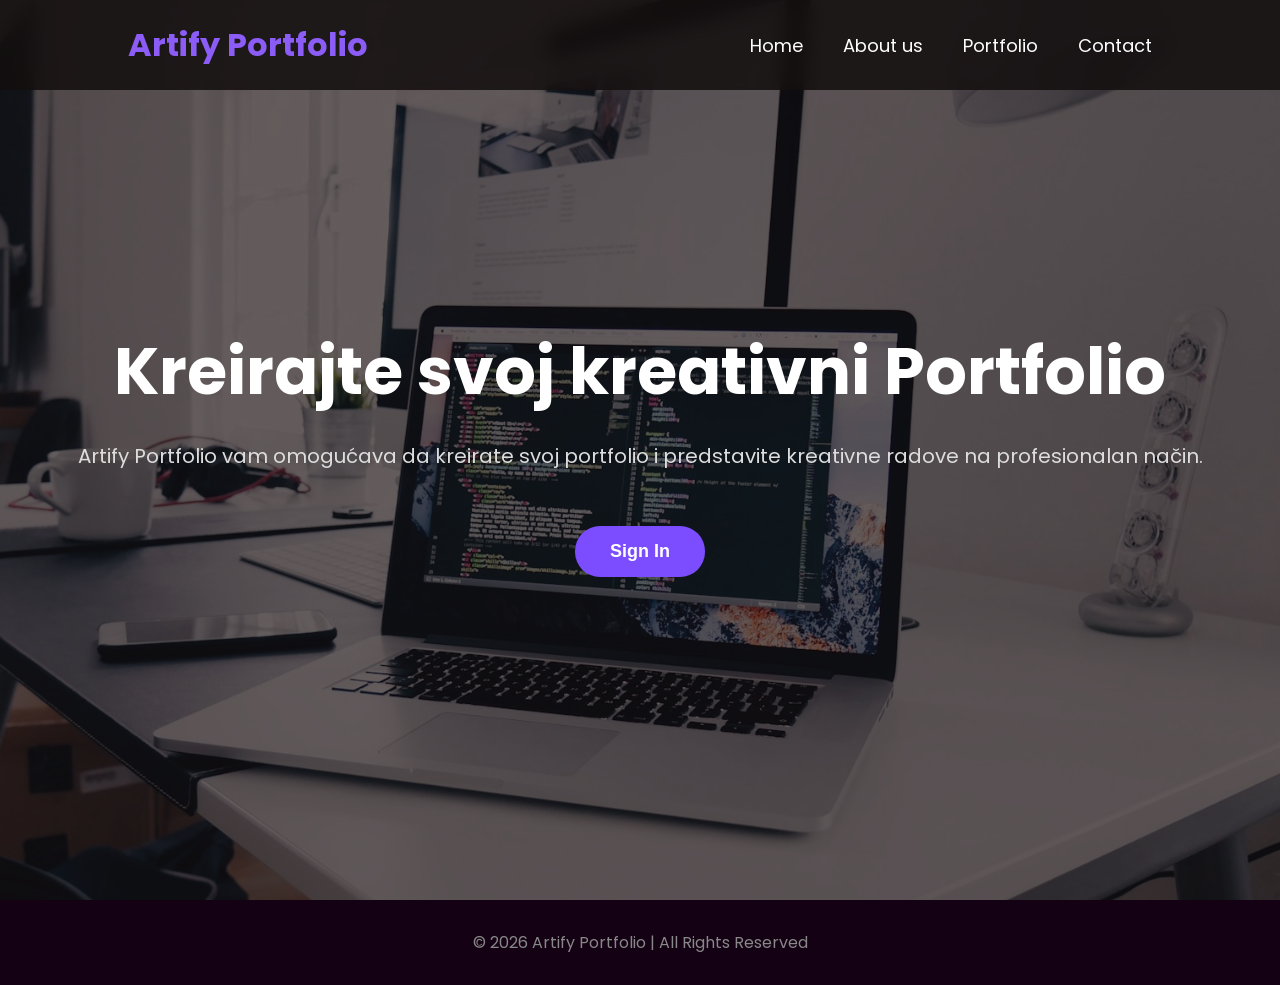
<file: index.html>
<!DOCTYPE html>
<html lang="en">
<head>
    <meta charset="UTF-8">
    <meta name="viewport" content="width=device-width, initial-scale=1.0">
    <title>Artify Portfolio - Kreirajte i prikažite svoj portfolio</title>
    <link rel="stylesheet" href="style.css">
    <link href="https://fonts.googleapis.com/css2?family=Poppins:wght@300;400;500;600;700&display=swap" rel="stylesheet">
<link rel="icon" type="image/png" href="fav/favicon-96x96.png" sizes="96x96" />
<link rel="icon" type="image/svg+xml" href="fav/favicon.svg" />
<link rel="shortcut icon" href="fav/favicon.ico" />
<link rel="apple-touch-icon" sizes="180x180" href="fav/apple-touch-icon.png" />
<link rel="manifest" href="fav/site.webmanifest" />
<meta name="description" content="Artify Portfolio je platforma za kreativne radove, web dizajn i portfolio projekte. Otkrijte radove dizajnera, umetnika i kreatora na jednom mestu.">
<meta name="keywords" content="portfolio, web dizajn, UX dizajn, UI dizajn, kreativni portfolio, umetnici, dizajneri, izrada sajta, WordPress, Artify portfolio, profesionalni sajt">
<meta name="author" content="Artify Portfolio">
<meta name="robots" content="index, follow">
<meta property="og:title" content="Artify Portfolio - Kreativni radovi i dizajn">
<meta property="og:type" content="website">
<meta property="og:image" content="fav/og-image.png">
<meta property="og:url" content="https://maricic32.github.io/portfolio/">
</head>

<body>
    <header>
    <div class="logo">Artify Portfolio</div>

    <nav>
        <ul>
            <li><a href="home.html">Home</a></li>
            <li><a href="about.html">About us</a></li>
            <li><a href="gallery.html">Portfolio</a></li>
            <li><a href="contact.html">Contact</a></li>
        </ul>
    </nav>
    <div class="menu-toggle">
        ☰
    </div>
</header>
    <section class="home" id="home">

        <div class="overlay"></div>

        <div class="home-content">

            <h1>Kreirajte svoj kreativni Portfolio</h1>

            <p>
               Artify Portfolio vam omogućava da kreirate svoj portfolio i predstavite kreativne radove na profesionalan način.
            </p>

            <button id="openModal">Sign In</button>

            </div>

    </section>
    

    <footer>

        <p>
            © 2026 Artify Portfolio | All Rights Reserved
        </p>

    </footer>
    <div id="modal" class="modal">

  <div class="modal-content">

    <span class="close" id="closeModal">&times;</span>

    <h2>Sign In</h2>

    <form>
        <input type="email" placeholder="Enter your email" required>
        <input type="password" placeholder="Password" required>

        <button type="submit">Login</button>
    </form>

  </div>

</div>
<script>
    const modal = document.getElementById("modal");
    const openBtn = document.getElementById("openModal");
    const closeBtn = document.getElementById("closeModal");

    openBtn.onclick = function(){
        modal.classList.add("show");
    }

    closeBtn.onclick = function(){
        modal.classList.remove("show");
    }

    window.onclick = function(e){
        if(e.target == modal){
            modal.classList.remove("show");
        }
    }
</script>
<script>
const menuToggle = document.querySelector('.menu-toggle');
const nav = document.querySelector('nav');

menuToggle.addEventListener('click', () => {
    nav.classList.toggle('active');
});
</script>

</body>
</html>
</file>
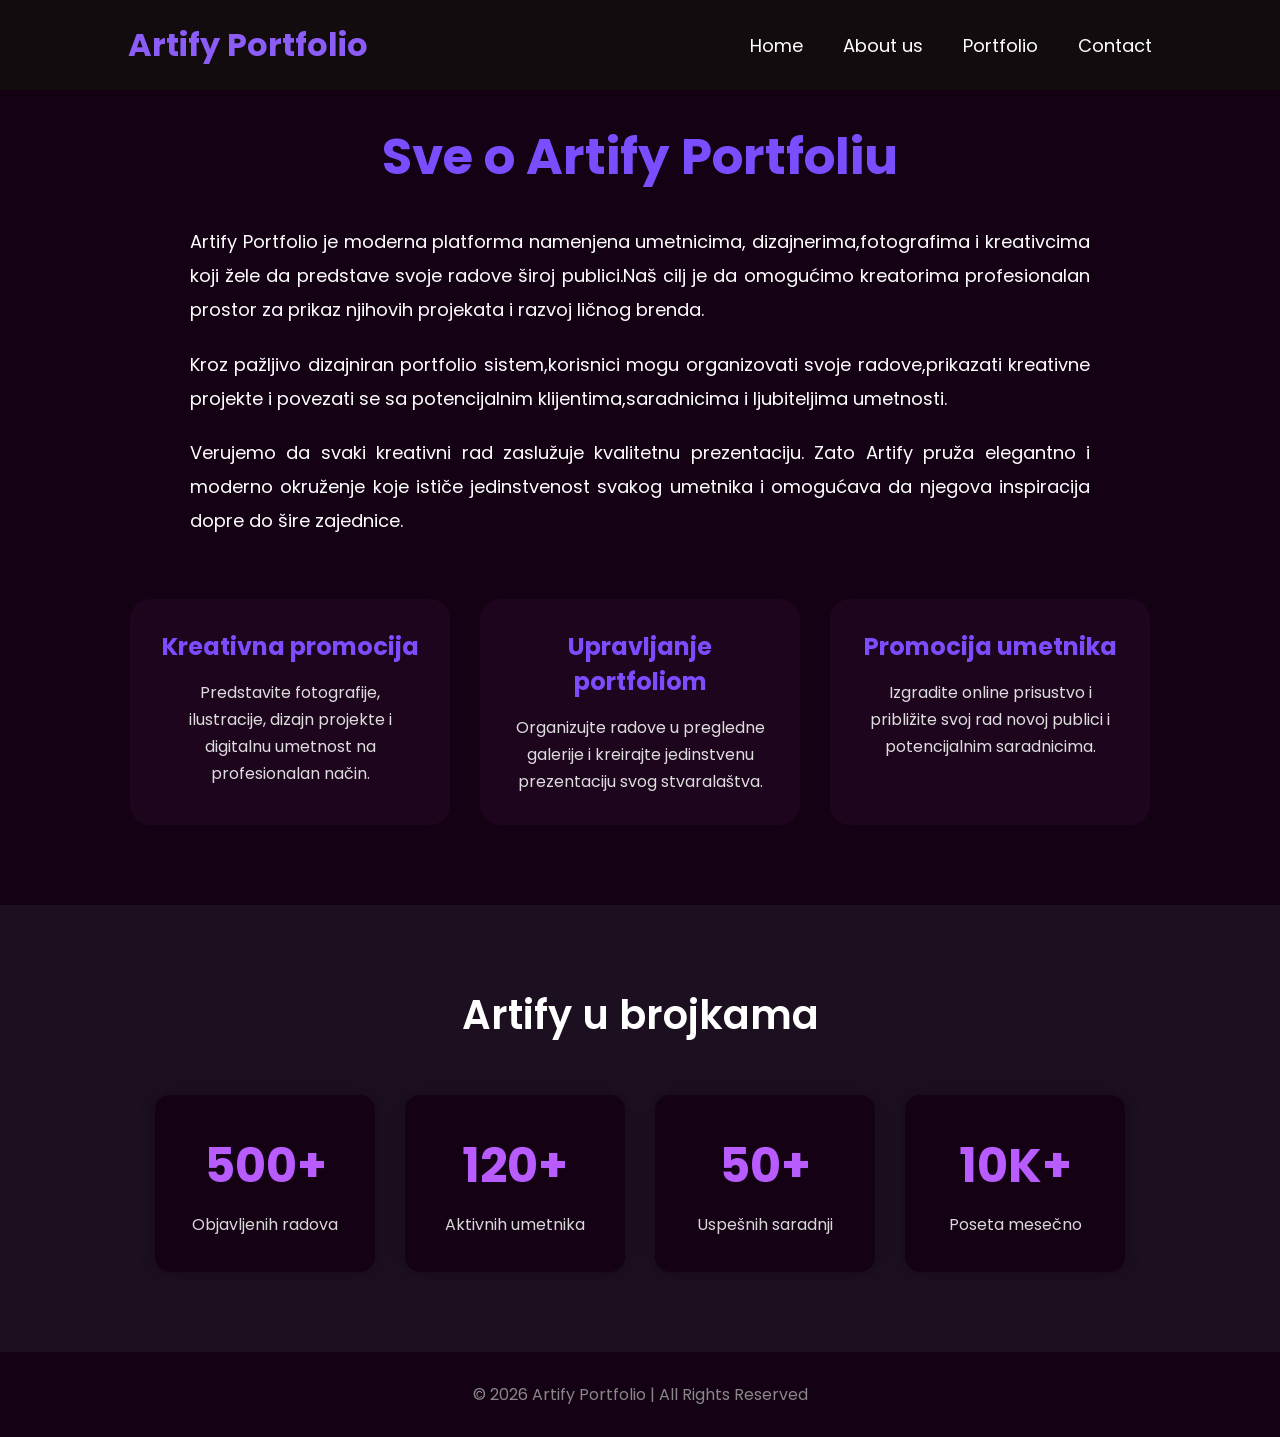
<file: about.html>
<!DOCTYPE html>
<html lang="sr">
<head>
    <meta charset="UTF-8">
    <meta name="viewport" content="width=device-width, initial-scale=1.0">
    <link rel="stylesheet" href="style.css">
    <title>O nama | Artify Portfolio - Platforma za Kreativne Projekte</title>
    <link href="https://fonts.googleapis.com/css2?family=Poppins:wght@300;400;500;600;700&display=swap" rel="stylesheet">
<link rel="icon" type="image/png" href="fav/favicon-96x96.png" sizes="96x96" />
<link rel="icon" type="image/svg+xml" href="fav/favicon.svg" />
<link rel="shortcut icon" href="fav/favicon.ico" />
<link rel="apple-touch-icon" sizes="180x180" href="fav/apple-touch-icon.png" />
<link rel="manifest" href="fav/site.webmanifest" />
<meta property="og:image" content="fav/og-image.png">
<meta property="og:url" content="https://maricic32.github.io/portfolio/about.html">
<meta name="description" content="Upoznajte Artify Portfolio - platformu za predstavljanje kreativnih radova, web dizajna, fotografije i digitalnih projekata. Povezujemo umetnike, dizajnere i klijente na jednom mestu.">
<meta name="robots" content="index, follow">
<meta property="og:title" content="O nama - Artify Portfolio">
<meta property="og:description" content="Priča o Artify platformi i njenom cilju u svetu digitalnog dizajna i umetnosti.">
<meta name="keywords" content="Artify Portfolio, portfolio sajt, kreativni portfolio, web dizajn, dizajneri, fotografi, umetnici, digitalni projekti, portfolio radovi">
</head>
<body>

    <header>
    <div class="logo">Artify Portfolio</div>
    <nav>
        <ul>
            <li><a href="home.html">Home</a></li>
            <li><a href="#">About us</a></li>
            <li><a href="gallery.html">Portfolio</a></li>
            <li><a href="contact.html">Contact</a></li>
        </ul>
    </nav>
    <div class="menu-toggle">
        ☰
    </div>
</header>

    <section class="about-page">

        <div class="about-content">

            <h1>Sve o Artify Portfoliu</h1>

            <p>
                Artify Portfolio je moderna platforma namenjena umetnicima,
                dizajnerima,fotografima i kreativcima koji žele da predstave
                svoje radove široj publici.Naš cilj je da omogućimo kreatorima
                profesionalan prostor za prikaz njihovih projekata i razvoj
                ličnog brenda.
            </p>

            <p>
                Kroz pažljivo dizajniran portfolio sistem,korisnici mogu
                organizovati svoje radove,prikazati kreativne projekte i
                povezati se sa potencijalnim klijentima,saradnicima i
                ljubiteljima umetnosti.
            </p>

            <p>
                Verujemo da svaki kreativni rad zaslužuje kvalitetnu prezentaciju.
                Zato Artify pruža elegantno i moderno okruženje koje ističe
                jedinstvenost svakog umetnika i omogućava da njegova inspiracija
                dopre do šire zajednice.
            </p>

        </div>

        <div class="about-features">

            <div class="feature-card">
                <h3>Kreativna promocija</h3>
                <p>
                    Predstavite fotografije, ilustracije, dizajn projekte i
                    digitalnu umetnost na profesionalan način.
                </p>
            </div>

            <div class="feature-card">
                <h3>Upravljanje portfoliom</h3>
                <p>
                    Organizujte radove u pregledne galerije i kreirajte
                    jedinstvenu prezentaciju svog stvaralaštva.
                </p>
            </div>

            <div class="feature-card">
                <h3>Promocija umetnika</h3>
                <p>
                    Izgradite online prisustvo i približite svoj rad novoj
                    publici i potencijalnim saradnicima.
                </p>
            </div>

        </div>

    </section>
    <section class="stats-section">

    <h2>Artify u brojkama</h2>

    <div class="stats-container">

        <div class="stat-box">
            <h3>500+</h3>
            <p>Objavljenih radova</p>
        </div>

        <div class="stat-box">
            <h3>120+</h3>
            <p>Aktivnih umetnika</p>
        </div>

        <div class="stat-box">
            <h3>50+</h3>
            <p>Uspešnih saradnji</p>
        </div>

        <div class="stat-box">
            <h3>10K+</h3>
            <p>Poseta mesečno</p>
        </div>

    </div>

</section>

    <footer>
        <p>
            © 2026 Artify Portfolio | All Rights Reserved
        </p>
    </footer>
    <script>
function animateCounter(id, target, speed){

    let counter = 0;
    const element = document.getElementById(id);

    const interval = setInterval(() => {

        counter += Math.ceil(target / speed);

        if(counter >= target){
            counter = target;
            clearInterval(interval);
        }

        element.textContent = counter + "+";

    }, 20);
}

animateCounter("projects", 500, 50);
animateCounter("artists", 120, 50);
animateCounter("partners", 50, 50);
animateCounter("visitors", 10000, 100);
</script>
<script>
const menuToggle = document.querySelector('.menu-toggle');
const nav = document.querySelector('nav');

menuToggle.addEventListener('click', () => {
    nav.classList.toggle('active');
});
</script>

</body>
</html>
</file>
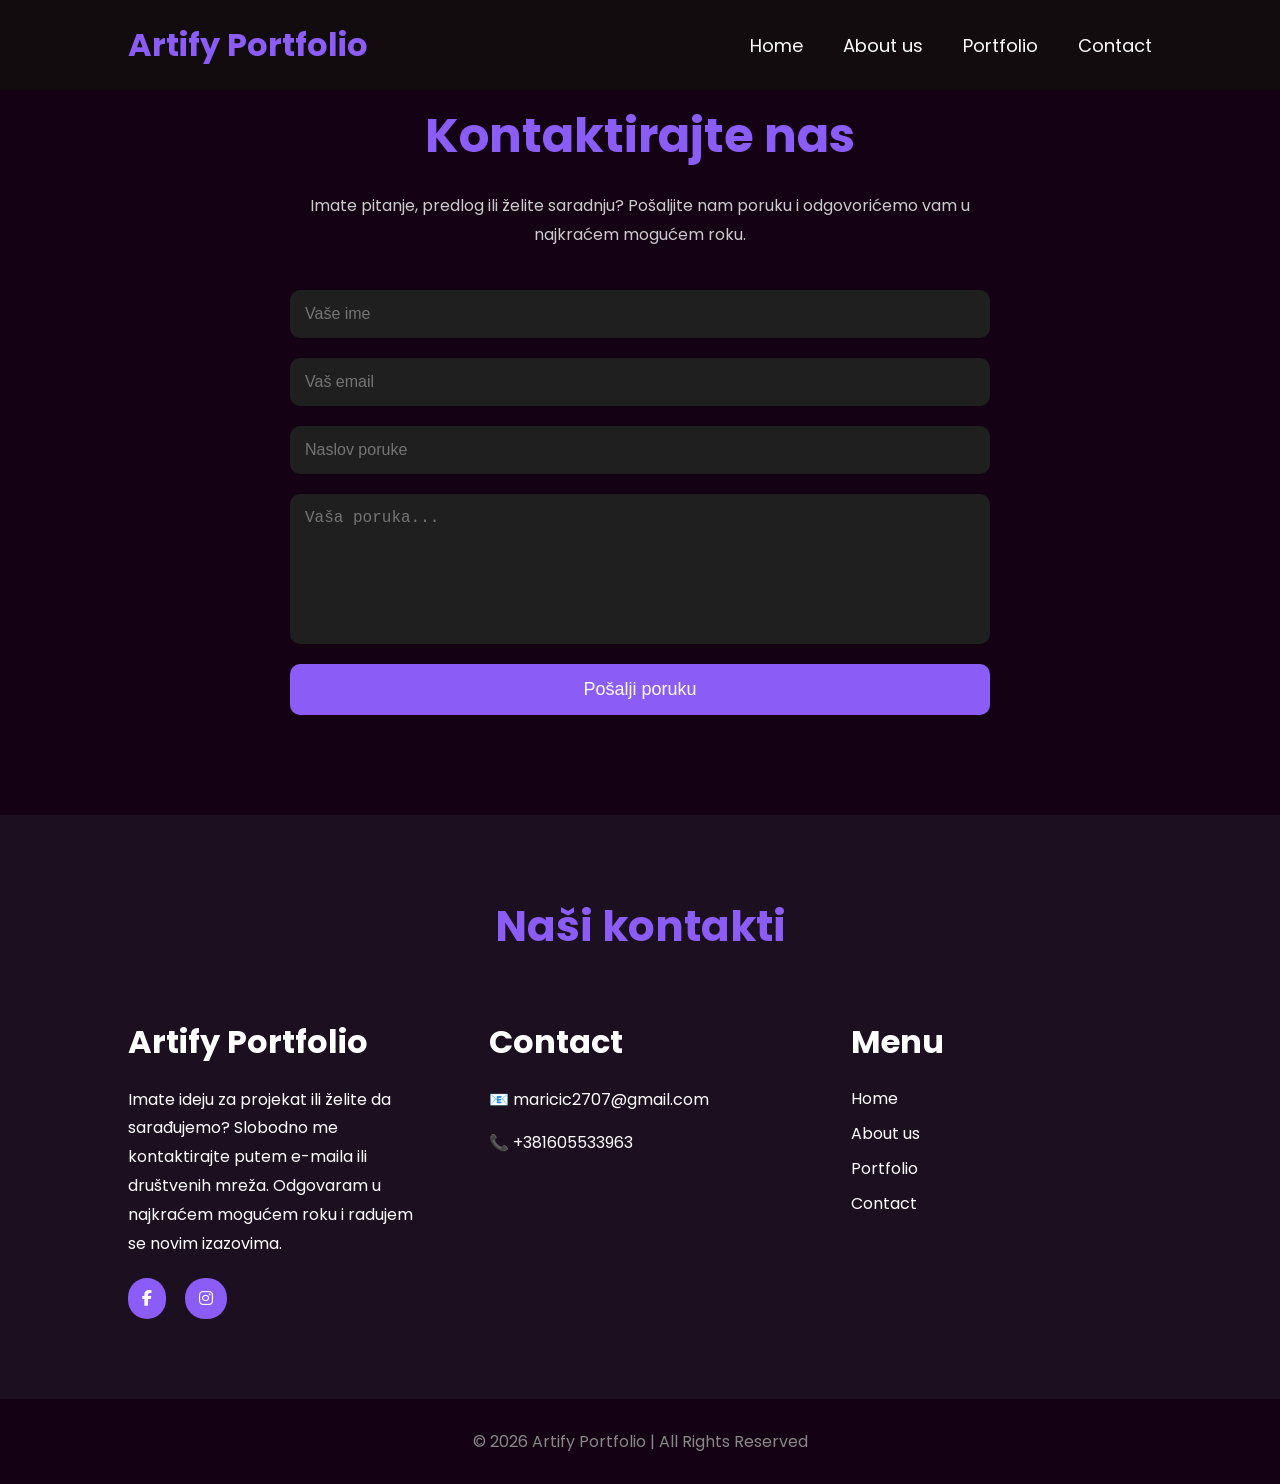
<file: contact.html>
<!DOCTYPE html>
<html lang="sr">
<head>
    <meta charset="UTF-8">
    <meta name="viewport" content="width=device-width, initial-scale=1.0">
    <link rel="stylesheet" href="style.css">
    <title>Kontakt | Artify Portfolio - Pošaljite upit i saradnju</title>
    <link href="https://fonts.googleapis.com/css2?family=Poppins:wght@300;400;500;600;700&display=swap" rel="stylesheet">
    <link rel="stylesheet" href="https://cdnjs.cloudflare.com/ajax/libs/font-awesome/6.5.0/css/all.min.css">
<link rel="icon" type="image/png" href="fav/favicon-96x96.png" sizes="96x96" />
<link rel="icon" type="image/svg+xml" href="fav/favicon.svg" />
<link rel="shortcut icon" href="fav/favicon.ico" />
<link rel="apple-touch-icon" sizes="180x180" href="fav/apple-touch-icon.png" />
<link rel="manifest" href="fav/site.webmanifest" />
<meta property="og:image" content="fav/og-image.png">
<meta property="og:url" content="https://maricic32.github.io/portfolio/contact.html">
<meta name="description" content="Kontaktirajte Artify Portfolio za saradnju, izradu sajta ili prikaz vaših kreativnih radova.">
<meta name="robots" content="index, follow">
<meta property="og:title" content="Kontakt | Artify Portfolio - Pošaljite upit i saradnju">
<meta name="keywords" content="Artify Portfolio, portfolio sajt, kreativni portfolio, web dizajn, dizajneri, fotografi, umetnici, digitalni projekti, portfolio radovi">
</head>

<body>

<header>
    <div class="logo">Artify Portfolio</div>

    <nav>
        <ul>
            <li><a href="home.html">Home</a></li>
            <li><a href="about.html">About us</a></li>
            <li><a href="gallery.html">Portfolio</a></li>
            <li><a href="#">Contact</a></li>
        </ul>
    </nav>
    <div class="menu-toggle">
        ☰
    </div>
</header>
<section class="contact-form-section">

    <h2>Kontaktirajte nas</h2>

    <p>
        Imate pitanje, predlog ili želite saradnju?
        Pošaljite nam poruku i odgovorićemo vam u najkraćem mogućem roku.
    </p>

    <form class="contact-form">

        <input type="text" placeholder="Vaše ime" required>

        <input type="email" placeholder="Vaš email" required>

        <input type="text" placeholder="Naslov poruke">

        <textarea placeholder="Vaša poruka..." rows="6" required></textarea>

        <button type="submit">Pošalji poruku</button>

    </form>

</section>
<section class="contact-footer">

    <h2>Naši kontakti</h2>

    <div class="contact-container">

        <div class="contact-box">
            <h3>Artify Portfolio</h3>

            <p>
                Imate ideju za projekat ili želite da sarađujemo?
                Slobodno me kontaktirajte putem e-maila ili društvenih mreža.
                Odgovaram u najkraćem mogućem roku i radujem se novim izazovima.
            </p>

            <div class="social-links">
             <a href="https://www.facebook.com/" target="_blank" rel="noopener noreferrer"><i class="fa-brands fa-facebook-f"></i></a>
             <a href="https://www.instagram.com/" target="_blank" rel="noopener noreferrer"><i class="fa-brands fa-instagram"></i></a>
            </div>
        </div>

        <div class="contact-box">
            <h3>Contact</h3>

            <p>📧 maricic2707@gmail.com</p>
            <p>📞 +381605533963</p>
        </div>

        <div class="contact-box">
            <h3>Menu</h3>

            <ul>
                <li><a href="home.html">Home</a></li>
                <li><a href="about.html">About us</a></li>
                <li><a href="gallery.html">Portfolio</a></li>
                <li><a href="#">Contact</a></li>
            </ul>
        </div>

    </div>

</section>
<script>
const menuToggle = document.querySelector('.menu-toggle');
const nav = document.querySelector('nav');

menuToggle.addEventListener('click', () => {
    nav.classList.toggle('active');
});
</script>

<footer>
    <p>© 2026 Artify Portfolio | All Rights Reserved</p>
</footer>
</body>
</html>
</file>
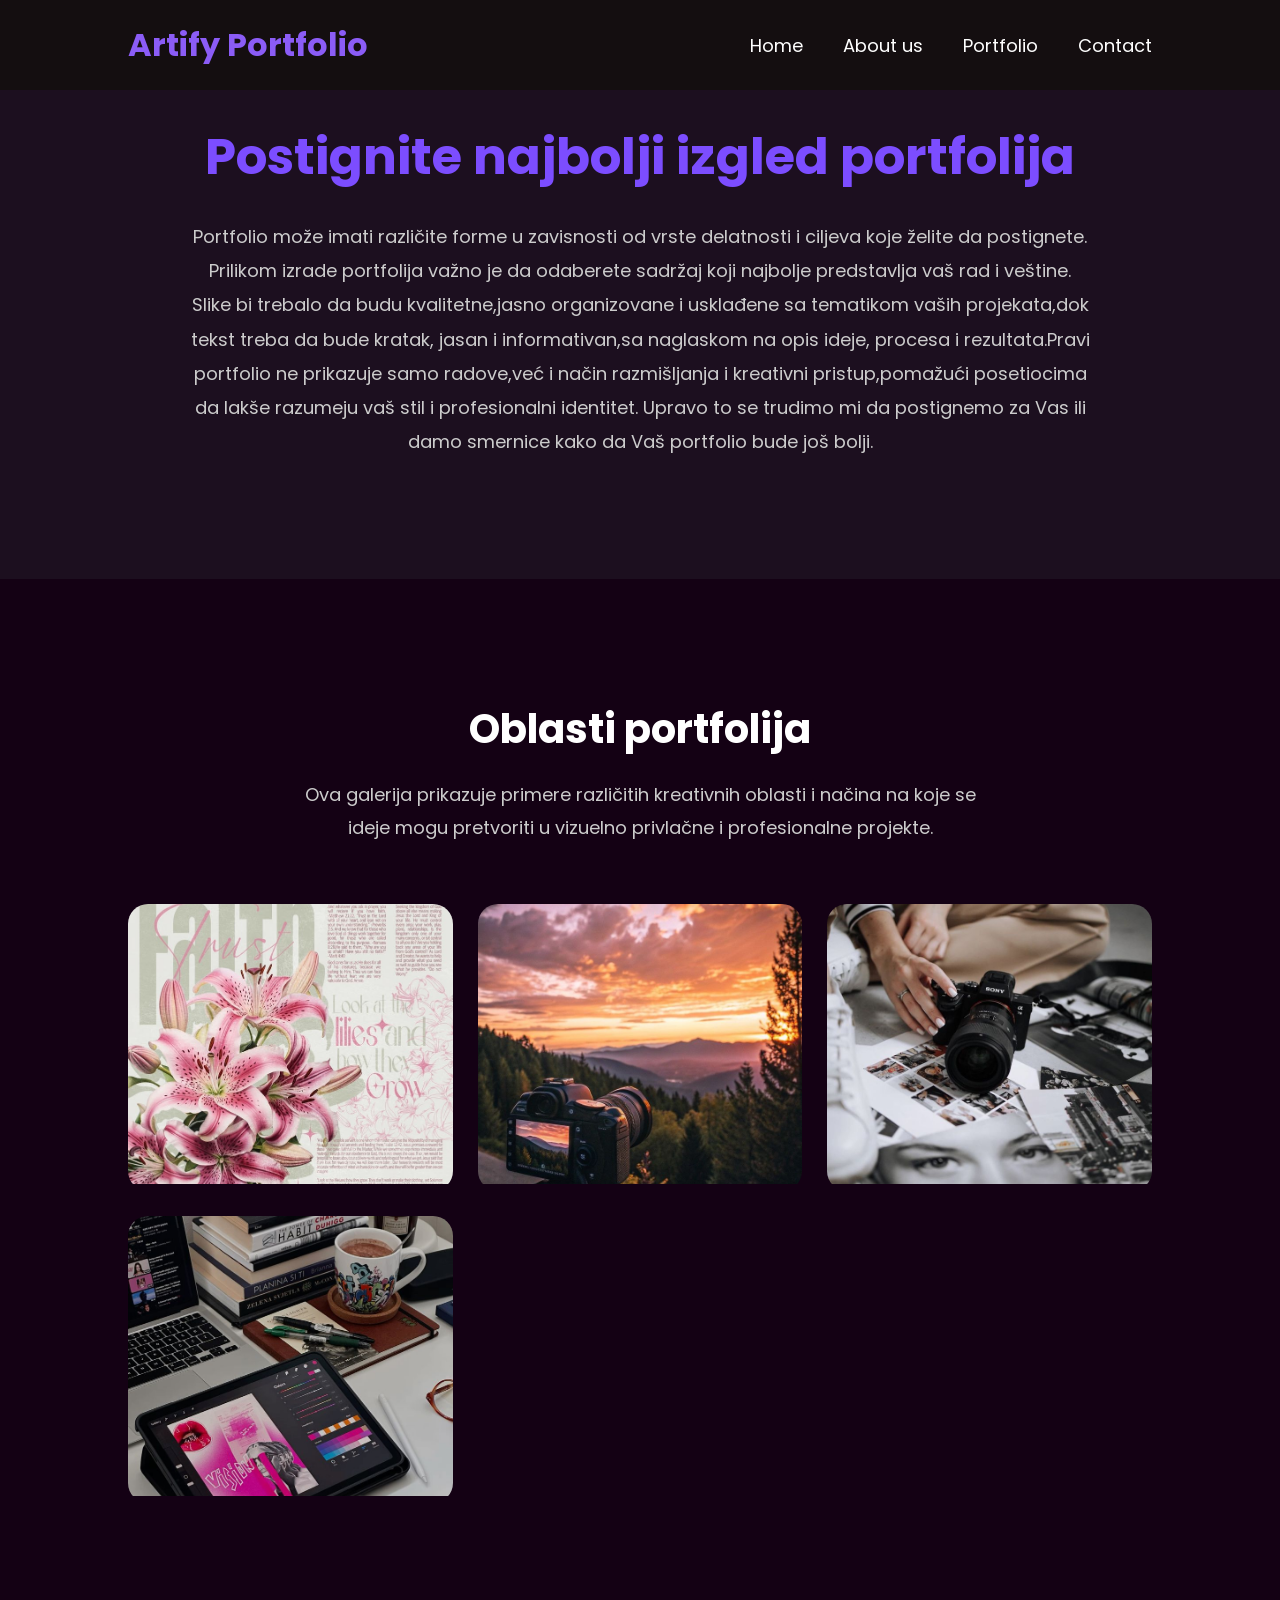
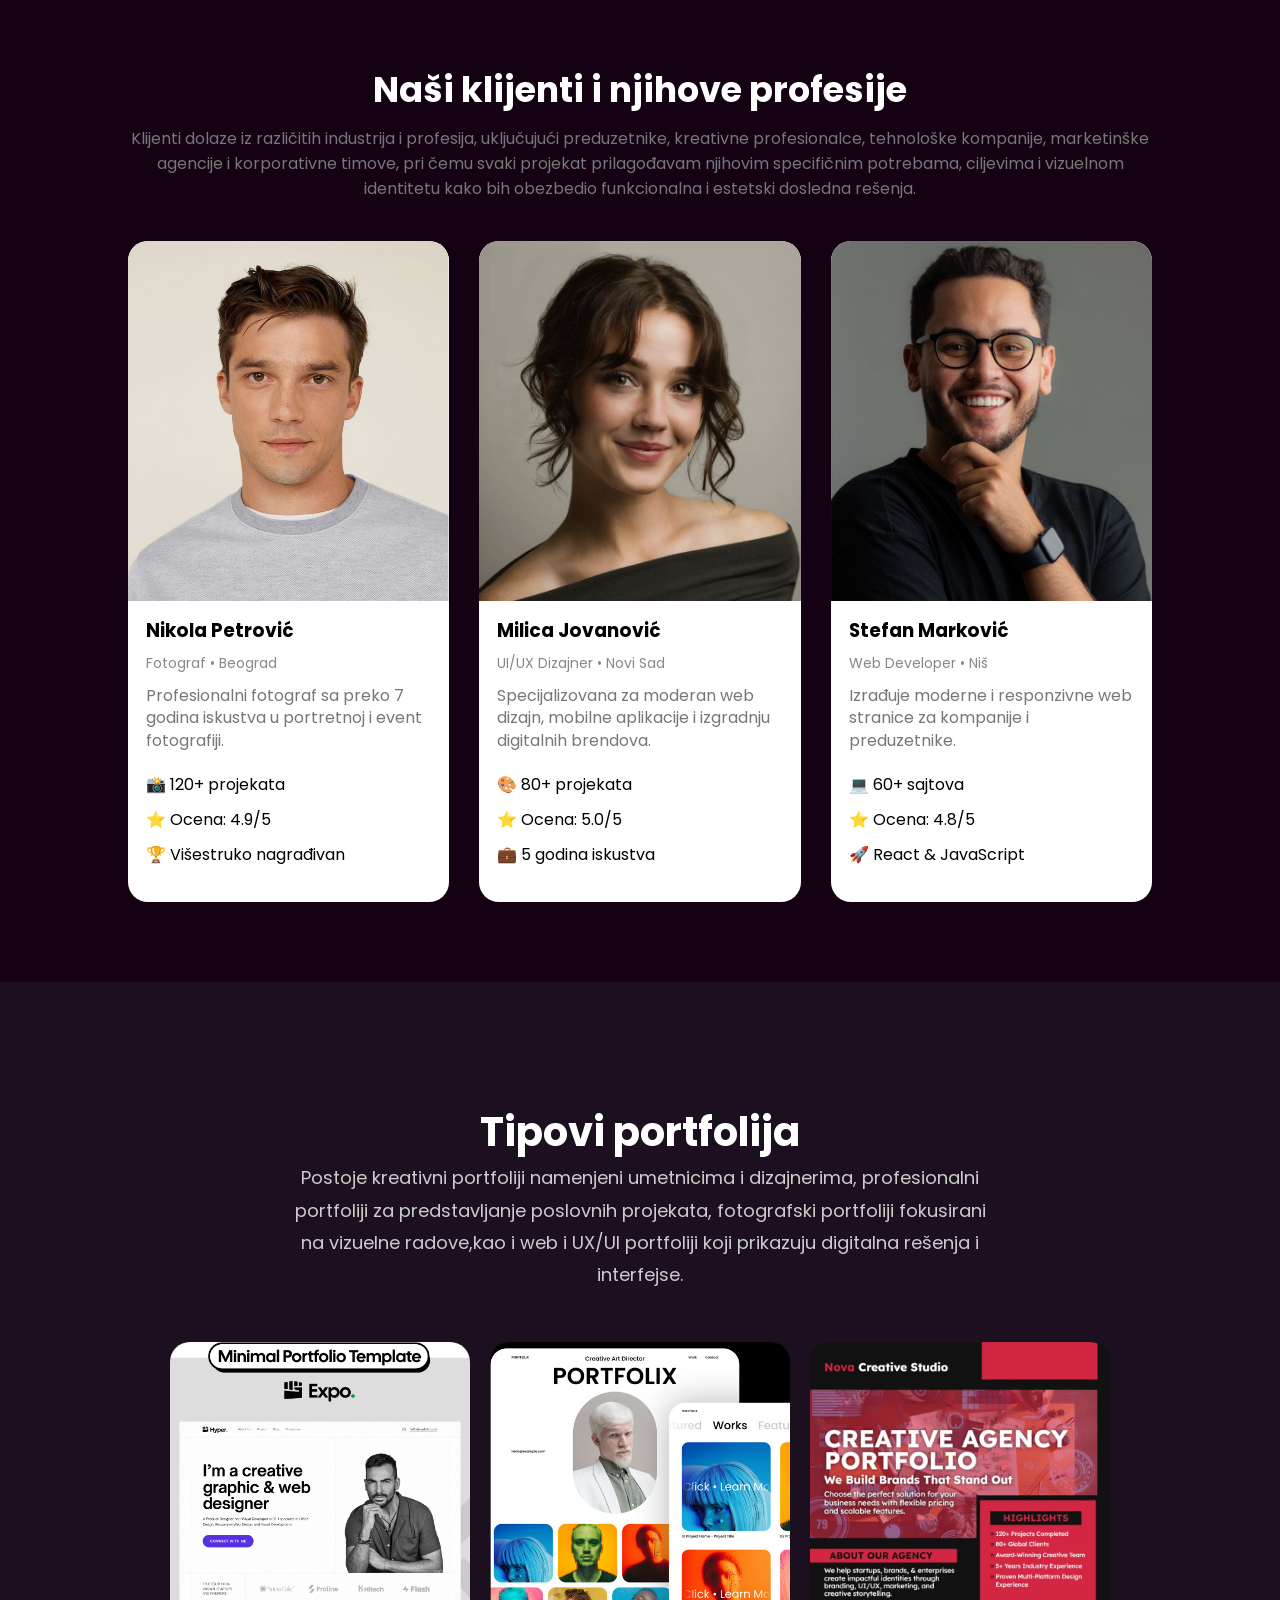
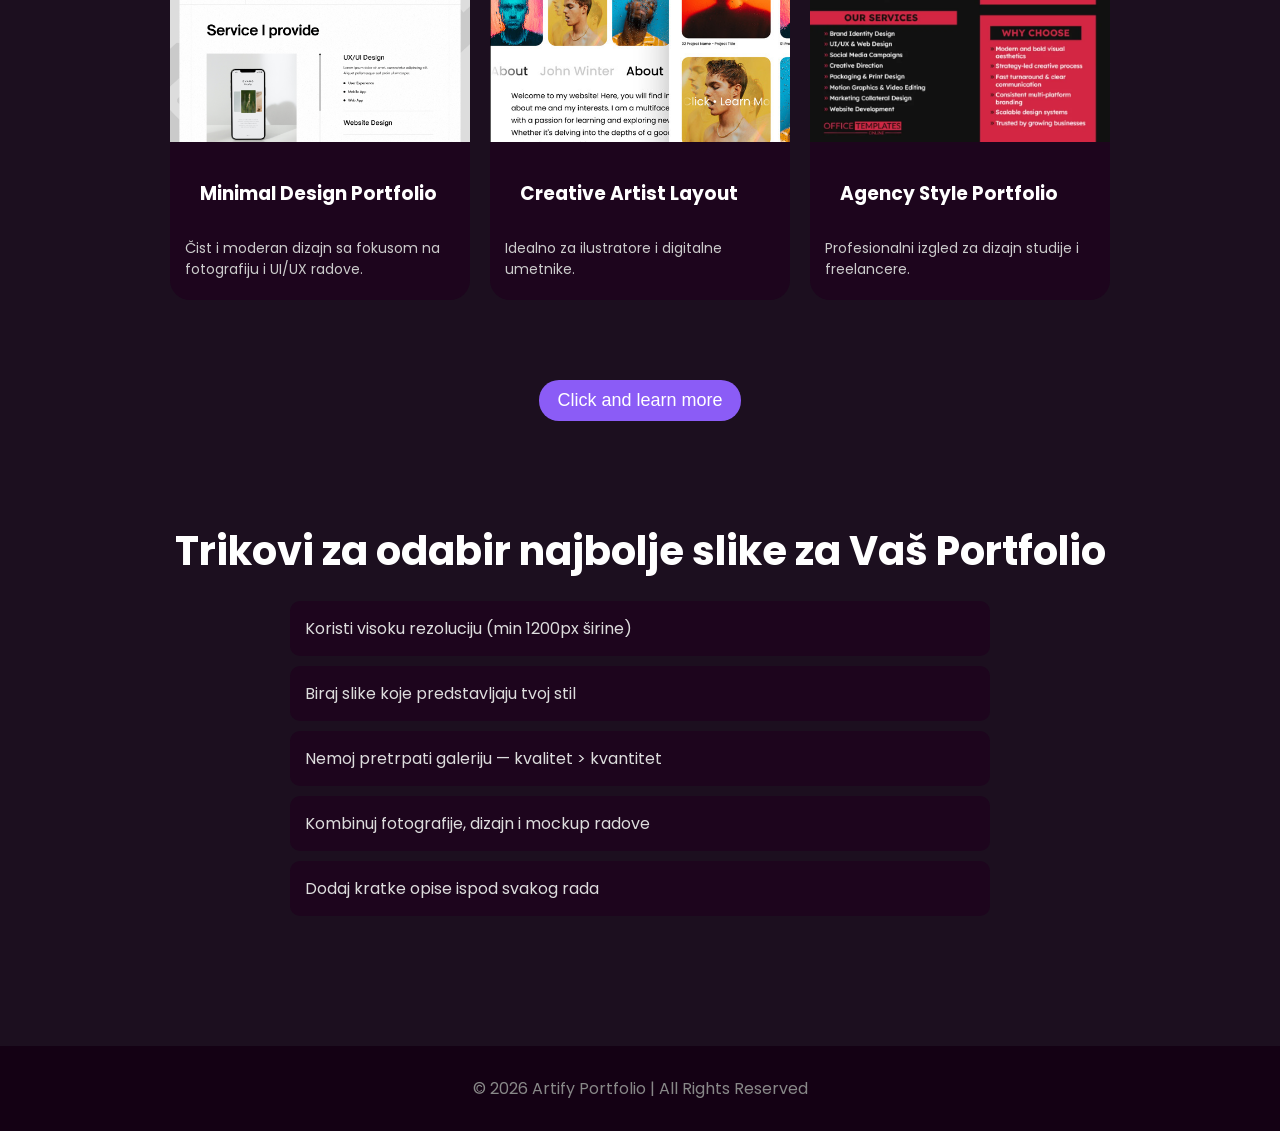
<file: gallery.html>
<!DOCTYPE html>
<html lang="sr">
<head>
    <meta charset="UTF-8">
    <meta name="viewport" content="width=device-width, initial-scale=1.0">
    <link rel="stylesheet" href="style.css">
    <title>Portfolio Radovi | Artify Portfolio - Kreativni projekti i dizajn</title>
    <link href="https://fonts.googleapis.com/css2?family=Poppins:wght@300;400;500;600;700&display=swap" rel="stylesheet">
<link rel="icon" type="image/png" href="fav/favicon-96x96.png" sizes="96x96" />
<link rel="icon" type="image/svg+xml" href="fav/favicon.svg" />
<link rel="shortcut icon" href="fav/favicon.ico" />
<link rel="apple-touch-icon" sizes="180x180" href="fav/apple-touch-icon.png" />
<link rel="manifest" href="fav/site.webmanifest" />
<meta property="og:image" content="fav/og-image.png">
<meta property="og:url" content="https://maricic32.github.io/portfolio/gallery.html">
<meta name="description" content="Pogledajte kolekciju kreativnih radova, UX/UI dizajna, fotografije i web projekata na Artify portfolio platformi.">
<meta name="robots" content="index, follow">
<meta property="og:title" content="Portfolio Radovi | Artify Portfolio - Kreativni projekti i dizajn">
<meta name="keywords" content="Artify Portfolio, portfolio sajt, kreativni portfolio, web dizajn, dizajneri, fotografi, umetnici, digitalni projekti, portfolio radovi">
</head>

<body>

<header>
    <div class="logo">Artify Portfolio</div>
    <nav>
        <ul>
            <li><a href="home.html">Home</a></li>
            <li><a href="about.html">About us</a></li>
            <li><a href="#">Portfolio</a></li>
            <li><a href="contact.html">Contact</a></li>
        </ul>
    </nav>
    <div class="menu-toggle">
        ☰
    </div>
</header>
<section class="portfolio-info">

    <h1>Postignite najbolji izgled portfolija</h1>

    <p>
        Portfolio može imati različite forme u zavisnosti od vrste delatnosti i ciljeva koje želite da postignete.
        Prilikom izrade portfolija važno je da odaberete sadržaj koji najbolje predstavlja vaš rad i veštine.
        Slike bi trebalo da budu kvalitetne,jasno organizovane i usklađene sa tematikom vaših projekata,dok tekst treba da bude kratak,
        jasan i informativan,sa naglaskom na opis ideje, procesa i rezultata.Pravi portfolio ne prikazuje samo radove,već i način razmišljanja i kreativni pristup,pomažući posetiocima da lakše razumeju vaš stil i profesionalni identitet.
        Upravo to se trudimo mi da postignemo za Vas ili damo smernice kako da Vaš portfolio bude još bolji.
    </p>

</section>
<section class="gallery-page">

    <div class="gallery-intro">
        <h1>Oblasti portfolija</h1>
        <p>
            Ova galerija prikazuje primere različitih kreativnih oblasti i načina na koje se ideje mogu pretvoriti u vizuelno privlačne i profesionalne projekte.
        </p>
    </div>

   <div class="gallery-grid">

    <div class="gallery-item">
        <img src="slike/slika1.jpg" alt="Digital art portfolio projekat - kreativna digitalna ilustracija">
        <div class="gallery-overlay">Digital Art</div>
    </div>

    <div class="gallery-item">
        <img src="slike/slika2.jpg" alt="Fotografija umetničkog portfolija - profesionalna fotografija">
        <div class="gallery-overlay">Photography</div>
    </div>

    <div class="gallery-item">
        <img src="slike/slika3.jpg" alt="UI dizajn primer - moderni korisnički interfejs">
        <div class="gallery-overlay">UI Design</div>
    </div>

    <div class="gallery-item">
        <img src="slike/slika4.jpg" alt="Ilustracija za portfolio - digitalni umetnički rad">
        <div class="gallery-overlay">Illustration</div>
    </div>

</div>
</section>
<section class="client-showcase">

    <h2>Naši klijenti i njihove profesije</h2>
    <p>
        Klijenti dolaze iz različitih industrija i profesija, uključujući preduzetnike, kreativne profesionalce, tehnološke kompanije, marketinške agencije i korporativne timove, pri čemu svaki projekat prilagođavam njihovim specifičnim potrebama, ciljevima i vizuelnom identitetu kako bih obezbedio funkcionalna i estetski dosledna rešenja.
    </p>

    <div class="client-cards">

        <div class="client-card">
            <img src="slike/osoba2.jpg" alt="Nikola Petrović">

            <div class="client-info">
                <h3>Nikola Petrović</h3>
                <span>Fotograf • Beograd</span>

                <p>
                    Profesionalni fotograf sa preko 7 godina iskustva u
                    portretnoj i event fotografiji.
                </p>

                <ul>
                    <li>📸 120+ projekata</li>
                    <li>⭐ Ocena: 4.9/5</li>
                    <li>🏆 Višestruko nagrađivan</li>
                </ul>
            </div>
        </div>

        <div class="client-card">
            <img src="slike/osoba1.jpg" alt="Milica Jovanović">

            <div class="client-info">
                <h3>Milica Jovanović</h3>
                <span>UI/UX Dizajner • Novi Sad</span>

                <p>
                    Specijalizovana za moderan web dizajn, mobilne aplikacije
                    i izgradnju digitalnih brendova.
                </p>

                <ul>
                    <li>🎨 80+ projekata</li>
                    <li>⭐ Ocena: 5.0/5</li>
                    <li>💼 5 godina iskustva</li>
                </ul>
            </div>
        </div>

        <div class="client-card">
            <img src="slike/osoba3.jpg" alt="Stefan Marković">

            <div class="client-info">
                <h3>Stefan Marković</h3>
                <span>Web Developer • Niš</span>

                <p>
                    Izrađuje moderne i responzivne web stranice za kompanije
                    i preduzetnike.
                </p>

                <ul>
                    <li>💻 60+ sajtova</li>
                    <li>⭐ Ocena: 4.8/5</li>
                    <li>🚀 React & JavaScript</li>
                </ul>
            </div>
        </div>

    </div>

</section>
<section class="portfolio-guide">

    <h2>Tipovi portfolija</h2>

    <p class="guide-text">
        Postoje kreativni portfoliji namenjeni umetnicima i dizajnerima, profesionalni portfoliji za predstavljanje poslovnih projekata,
        fotografski portfoliji fokusirani na vizuelne radove,kao i web i UX/UI portfoliji koji prikazuju digitalna rešenja i interfejse.
    </p>

    <div class="slider">

        <div class="slide-card">
            <img src="slike/slika5.png" alt="">
            <h3>Minimal Design Portfolio</h3>
            <p>Čist i moderan dizajn sa fokusom na fotografiju i UI/UX radove.</p>
        </div>

        <div class="slide-card">
            <img src="slike/slika6.jpeg" alt="">
            <h3>Creative Artist Layout</h3>
            <p>Idealno za ilustratore i digitalne umetnike.</p>
        </div>

        <div class="slide-card">
            <img src="slike/slika7.png" alt="">
            <h3>Agency Style Portfolio</h3>
            <p>Profesionalni izgled za dizajn studije i freelancere.</p>
        </div>

    </div>
    <div class="slider-actions">
    <button id="moreBtn">Click and learn more</button>
</div>

<div id="moreContent" class="more-content">
    <p id="moreText"></p>
</div>

    <div class="tips">

        <h2>Trikovi za odabir najbolje slike za Vaš Portfolio</h2>

        <ul>
            <li>Koristi visoku rezoluciju (min 1200px širine)</li>
            <li>Biraj slike koje predstavljaju tvoj stil</li>
            <li>Nemoj pretrpati galeriju — kvalitet > kvantitet</li>
            <li>Kombinuj fotografije, dizajn i mockup radove</li>
            <li>Dodaj kratke opise ispod svakog rada</li>
        </ul>

    </div>

</section>

<footer>
    <p>© 2026 Artify Portfolio | All Rights Reserved</p>
</footer>
<script>
const btn = document.getElementById("moreBtn");
const content = document.getElementById("moreContent");

const texts = [
    "Minimal Design Portfolio je idealan za UI/UX dizajnere koji žele čist, moderan i profesionalan izgled. Fokus je na tipografiji, praznom prostoru (white space) i jasno definisanoj hijerarhiji sadržaja. Ovakav stil omogućava da radovi dođu do izražaja bez distrakcija, što ga čini savršenim za prezentaciju web i app dizajna, wireframe-ova i case study projekata. Najčešće ga koriste freelanceri i dizajneri koji žele elegantan i minimalistički identitet.",

    "Creative Artist Layout je dizajniran za ilustratore,digitalne umetnike i kreativce koji žele da svoj rad predstave kroz vizuelno bogato i ekspresivno iskustvo.Ovaj tip portfolija dozvoljava više slobode u rasporedu elemenata,kombinaciji boja i prikazu radova.Idealan je za storytelling pristup gde svaki projekat ima svoju priču,proces i emociju iza njega.",

    "Agency Style Portfolio je profesionalni i strukturirani format koji koriste dizajn studiji, agencije i ozbiljni freelanceri. Karakteriše ga jasno definisana struktura, sekcije za case study, timske projekte i klijentske radove. Ovaj stil daje osećaj kredibiliteta i pouzdanosti, što ga čini idealnim za privlačenje većih klijenata i korporativnih projekata. Fokus je na prezentaciji rezultata, procesa rada i profesionalnog iskustva."
];

let index = 0;

btn.addEventListener("click", () => {
    content.classList.add("show");
    document.getElementById("moreText").innerText = texts[index];

    index = (index + 1) % texts.length;
});
</script>
<script>
const section = document.querySelector(".portfolio-info");

function revealOnScroll() {
    const windowHeight = window.innerHeight;
    const elementTop = section.getBoundingClientRect().top;

    if (elementTop < windowHeight - 100) {
        section.classList.add("show");
    }
}

window.addEventListener("scroll", revealOnScroll);
window.addEventListener("load", revealOnScroll);
</script>
<script>
const menuToggle = document.querySelector('.menu-toggle');
const nav = document.querySelector('nav');

menuToggle.addEventListener('click', () => {
    nav.classList.toggle('active');
});
</script>
</body>
</html>
</file>
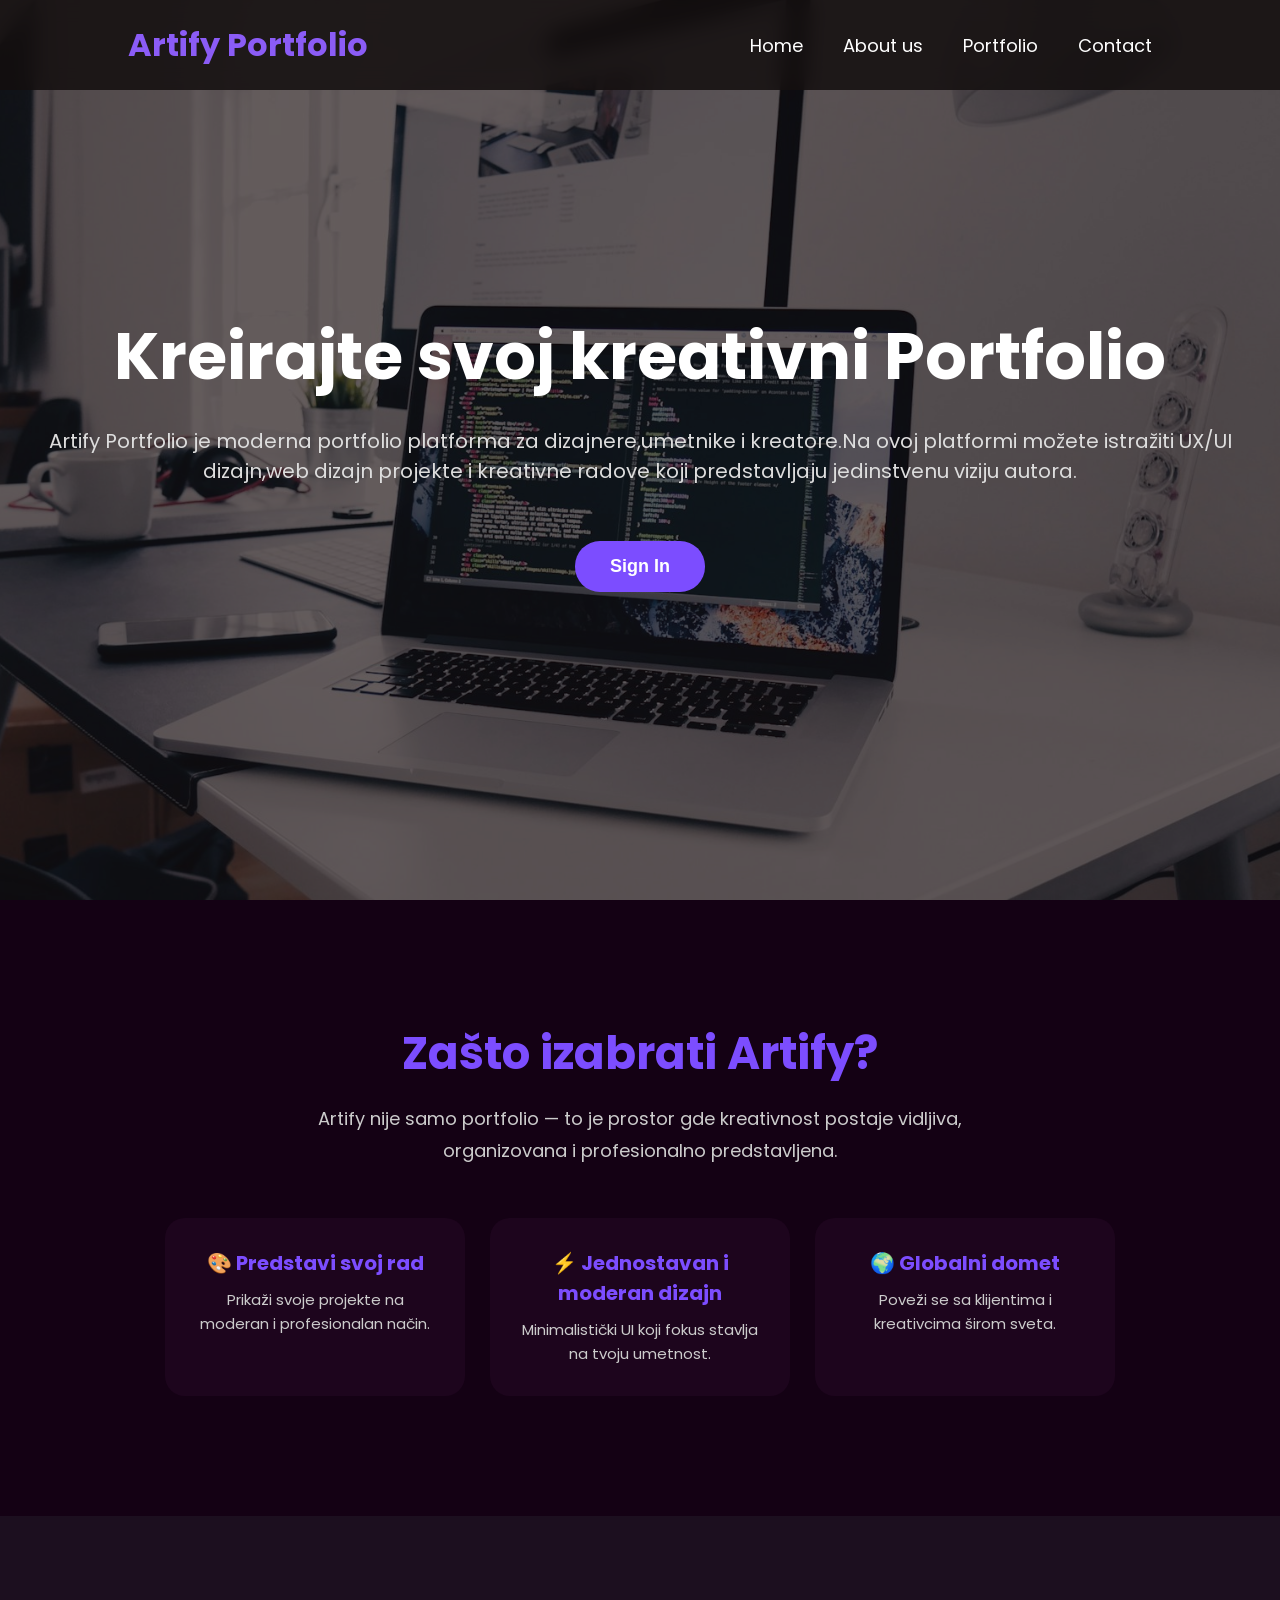
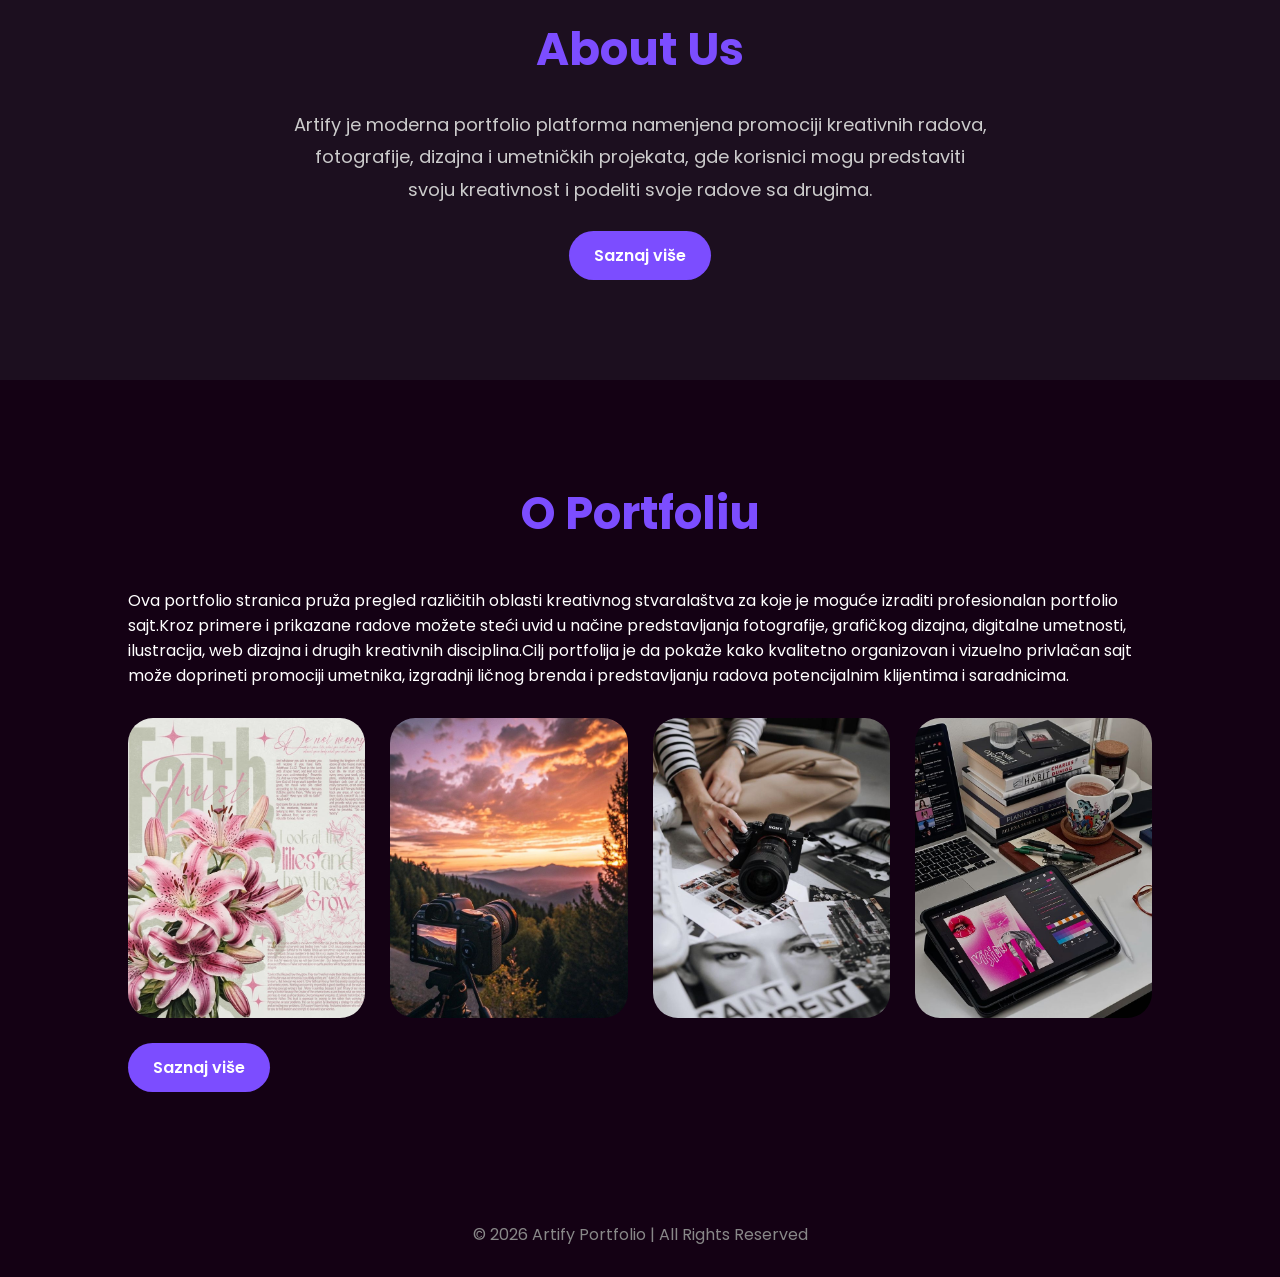
<file: home.html>
<!DOCTYPE html>
<html lang="en">
<head>
    <meta charset="UTF-8">
    <meta name="viewport" content="width=device-width, initial-scale=1.0">
    <title>Artify Portfolio - Kreativni radovi i portfolio projekti</title>

    <link rel="stylesheet" href="style.css">

    <link href="https://fonts.googleapis.com/css2?family=Poppins:wght@300;400;500;600;700&display=swap" rel="stylesheet">
    <link rel="icon" type="image/png" href="fav/favicon-96x96.png" sizes="96x96" />
<link rel="icon" type="image/svg+xml" href="fav/favicon.svg" />
<link rel="shortcut icon" href="fav/favicon.ico" />
<link rel="apple-touch-icon" sizes="180x180" href="fav/apple-touch-icon.png" />
<link rel="manifest" href="fav/site.webmanifest" />
<meta name="description" content="Artify Portfolio je platforma za web dizajn i kreativne projekte. Otkrijte radove dizajnera i profesionalne portfolio sajtove.">
<meta name="keywords" content="portfolio, web dizajn, UX dizajn, UI dizajn, kreativni portfolio, umetnici, dizajneri, izrada sajta, WordPress, Artify portfolio, profesionalni sajt">
<meta name="author" content="Artify Portfolio">
<meta property="og:image" content="fav/og-image.png">
<meta name="robots" content="index, follow">
<meta property="og:title" content="Artify Portfolio - Kreativni radovi i dizajn">
<meta property="og:type" content="website">
<meta property="og:image" content="fav/og-image.png">
<meta property="og:url" content="https://maricic32.github.io/portfolio/">
</head>

<body>
    <header>
    <div class="logo">Artify Portfolio</div>
    <nav>
        <ul>
            <li><a href="#">Home</a></li>
            <li><a href="about.html">About us</a></li>
            <li><a href="gallery.html">Portfolio</a></li>
            <li><a href="contact.html">Contact</a></li>
        </ul>
    </nav>
    <div class="menu-toggle">
        ☰
    </div>
</header>
    <section class="home" id="home">

        <div class="overlay"></div>

        <div class="home-content">

            <h1>Kreirajte svoj kreativni Portfolio</h1>

            <p>
               Artify Portfolio je moderna portfolio platforma za dizajnere,umetnike i kreatore.Na ovoj platformi možete istražiti UX/UI dizajn,web dizajn projekte i kreativne radove koji predstavljaju jedinstvenu viziju autora.
            </p>

            <button id="openModal">Sign In</button>

            </div>

    </section>
    <section class="auth-section">

    <div class="auth-text">
        <h2>Zašto izabrati Artify?</h2>
        <p>
            Artify nije samo portfolio — to je prostor gde kreativnost postaje vidljiva, organizovana i profesionalno predstavljena.
        </p>
    </div>

    <div class="auth-cards">

        <div class="auth-card">
            <h3>🎨 Predstavi svoj rad</h3>
            <p>Prikaži svoje projekte na moderan i profesionalan način.</p>
        </div>

        <div class="auth-card">
            <h3>⚡ Jednostavan i moderan dizajn</h3>
            <p>Minimalistički UI koji fokus stavlja na tvoju umetnost.</p>
        </div>

        <div class="auth-card">
            <h3>🌍 Globalni domet</h3>
            <p>Poveži se sa klijentima i kreativcima širom sveta.</p>
        </div>

    </div>

    </section>
    <section class="about" id="about">

        <h2>About Us</h2>

        <p>
            Artify je moderna portfolio platforma namenjena promociji kreativnih radova, fotografije, dizajna i umetničkih projekata, gde korisnici mogu predstaviti svoju kreativnost i podeliti svoje radove sa drugima.
        </p>
        <a href="about.html" class="cta-btn">Saznaj više</a>

    </section>
    <section class="gallery-section" id="gallery">

        <h2>O Portfoliu</h2>
        <p>
          Ova portfolio stranica pruža pregled različitih oblasti kreativnog stvaralaštva za koje je moguće izraditi profesionalan portfolio sajt.Kroz primere i prikazane radove možete steći uvid u načine predstavljanja fotografije, grafičkog dizajna, digitalne umetnosti, ilustracija, web dizajna i drugih kreativnih disciplina.Cilj portfolija je da pokaže kako kvalitetno organizovan i vizuelno privlačan sajt može doprineti promociji umetnika, izgradnji ličnog brenda i predstavljanju radova potencijalnim klijentima i saradnicima.
        </p>

         <div class="gallery">

            <div class="image-box">
                <img src="slike/slika1.jpg" alt="Kreativni dizajn portfolija - moderni vizuelni projekat">
            </div>

            <div class="image-box">
                <img src="slike/slika2.jpg" alt="UX/UI dizajn primer - minimalistički interfejs">
            </div>

            <div class="image-box">
                <img src="slike/slika3.jpg" alt="Grafički dizajn i digitalna umetnost u portfolio prikazu">
            </div>

            <div class="image-box">
                <img src="slike/slika4.jpg" alt="Web dizajn projekat sa modernim rasporedom elemenata">
            </div>

        </div>
        <a href="gallery.html" class="cta-btn">Saznaj više</a>

    </section>

    <footer>

        <p>
            © 2026 Artify Portfolio | All Rights Reserved
        </p>

    </footer>
    <div id="modal" class="modal">

  <div class="modal-content">

    <span class="close" id="closeModal">&times;</span>

    <h2>Sign In</h2>

    <form>
        <input type="email" placeholder="Enter your email" required>
        <input type="password" placeholder="Password" required>

        <button type="submit">Login</button>
    </form>

  </div>

</div>
<script>
    const modal = document.getElementById("modal");
    const openBtn = document.getElementById("openModal");
    const closeBtn = document.getElementById("closeModal");

    openBtn.onclick = function(){
        modal.classList.add("show");
    }

    closeBtn.onclick = function(){
        modal.classList.remove("show");
    }

    window.onclick = function(e){
        if(e.target == modal){
            modal.classList.remove("show");
        }
    }
</script>
<script>var BotStar={appId:"s59d08102-2104-4a5f-be4b-b7bfc65300be",mode:"livechat"};!function(t,a){var e=function(){(e.q=e.q||[]).push(arguments)};e.q=e.q||[],t.BotStarApi=e;!function(){var t=a.createElement("script");t.type="text/javascript",t.async=1,t.src="https://widget.botstar.com/static/js/widget.js";var e=a.getElementsByTagName("script")[0];e.parentNode.insertBefore(t,e)}();}(window,document)</script>
<script>
const menuToggle = document.querySelector('.menu-toggle');
const nav = document.querySelector('nav');

menuToggle.addEventListener('click', () => {
    nav.classList.toggle('active');
});
</script>
</body>
</html>
</file>
<file: style.css>
*{
    margin:0;
    padding:0;
    box-sizing:border-box;
}

html{
    scroll-behavior:smooth;
}

body{
    font-family:'Poppins',sans-serif;
    background:#140114;
    color:white;
}


header{
    width:100%;
    height:90px;
    padding:0 10%;
    display:flex;
    justify-content:space-between;
    align-items:center;
    position:fixed;
    top:0;
    left:0;
    z-index:1000;
    background:rgba(19,15,15,0.85);
    backdrop-filter:blur(10px);
}


.logo{
    font-size:32px;
    font-weight:700;
    color:#8b5cf6;
}


nav ul{
    display:flex;
    align-items:center;
    gap:40px;
    list-style:none;
}

nav ul li a{
    text-decoration:none;
    color:white;
    font-size:18px;
}


.menu-toggle{
    display:none;
    font-size:32px;
    color:white;
    cursor:pointer;
}

footer{
    padding:30px;
    text-align:center;
    background:#0f000f;
    color:#aaa;
}
.home{
    height:100vh;
    background:url('slike/photo-1498050108023-c5249f4df085.jpg');
    background-size:cover;
    background-position:center;
    display:flex;
    justify-content:center;
    align-items:center;
    position:relative;
    text-align:center;
    padding:20px;
}

.overlay{
    position:absolute;
    width:100%;
    height:100%;
    background:rgba(21, 8, 8, 0.65);
}

.home-content{
    position:relative;
    z-index:2;
}

.home-content h1{
    font-size:65px;
    margin-bottom:20px;
}

.home-content p{
    font-size:20px;
    color:#ddd;
    margin-bottom:30px;
}
#openModal{
    display:inline-block;
    margin-top:25px;
    padding:15px 35px;
    background:#7c4dff;
    color:white;
    border:none;
    border-radius:25px;
    font-size:18px;
    font-weight:600;
    cursor:pointer;
    transition:0.3s;
}

#openModal:hover{
    background:#6336e8;
    transform:translateY(-3px);
}
.modal{
    display:none;
    position:fixed;
    top:0;
    left:0;
    width:100%;
    height:100%;
    background:rgba(0,0,0,0.7);
    justify-content:center;
    align-items:center;
    z-index:2000;
}

.modal.show{
    display:flex;
}

.modal-content{
    background:#1d051d;
    padding:40px;
    border-radius:20px;
    width:350px;
    text-align:center;
    position:relative;
}

.modal-content h2{
    color:#7c4dff;
    margin-bottom:20px;
}

.modal-content input{
    width:100%;
    padding:12px;
    margin:10px 0;
    border:none;
    border-radius:10px;
    outline:none;
}

.modal-content button{
    width:100%;
    padding:12px;
    border:none;
    border-radius:10px;
    background:#7c4dff;
    color:white;
    cursor:pointer;
}

.modal-content button:hover{
    background:#6336e8;
}

.close{
    position:absolute;
    top:10px;
    right:15px;
    font-size:24px;
    cursor:pointer;
    color:white;
}
.cta-btn{
    display:inline-block;
    margin-top:25px;
    padding:12px 25px;
    background:#7c4dff;
    color:white;
    text-decoration:none;
    border-radius:25px;
    font-weight:600;
    transition:0.3s;
}

.cta-btn:hover{
    background:#6336e8;
    transform:translateY(-3px);
}

.auth-section{
    padding:120px 10%;
    background:#140114;
    text-align:center;
}

.auth-text h2{
    font-size:45px;
    color:#7c4dff;
    margin-bottom:15px;
}

.auth-text p{
    max-width:700px;
    margin:0 auto 50px;
    color:#ccc;
    line-height:1.8;
    font-size:18px;
}

.auth-cards{
    display:flex;
    gap:25px;
    justify-content:center;
    flex-wrap:wrap;
}

.auth-card{
    background:#1d051d;
    padding:30px;
    border-radius:20px;
    width:300px;
    transition:0.4s;
}

.auth-card:hover{
    transform:translateY(-10px);
}

.auth-card h3{
    color:#7c4dff;
    margin-bottom:10px;
    font-size:20px;
}

.auth-card p{
    color:#ccc;
    font-size:15px;
    line-height:1.6;
}

.about{
    background-color: #1C0F1F;
    padding:100px 10%;
    text-align:center;
}

.about h2{
    font-size:45px;
    margin-bottom:25px;
    color:#7c4dff;
}

.about p{
    max-width:700px;
    margin:auto;
    color:#ccc;
    line-height:1.8;
    font-size:18px;
}

.gallery-section{
    padding:100px 10%;
    background:#140114;
}

.gallery-section h2{
    text-align:center;
    font-size:45px;
    margin-bottom:40px;
    color:#7c4dff;
}

.gallery-text p{
    color:#fff;
    font-size:18px;
    line-height:1.8;
    text-align:center;
}

.gallery{
    margin-top: 30px;
    display:flex;
    justify-content:center;
    gap:25px;
    flex-wrap:nowrap;
}

.image-box{
    flex:1;
    max-width:300px;
    overflow:hidden;
    border-radius:25px;
}

.image-box img{
    width:100%;
    height:300px;
    object-fit:cover;
    display:block;
    transition:0.5s;
}

.image-box:hover img{
    transform:scale(1.1);
}

.contact{
    background-color: #1C0F1F;
    padding:100px 10%;
    text-align:center;
}

.contact h2{
    font-size:45px;
    margin-bottom:40px;
    color:#7c4dff;
}

.contact-form{
    max-width:600px;
    margin:auto;
    display:flex;
    flex-direction:column;
    gap:20px;
}

.contact-form input,
.contact-form textarea{
    padding:15px;
    border:none;
    border-radius:10px;
    background: #1C0F1F;
    color:white;
    outline:none;
}

.contact-form textarea{
    height:150px;
    resize:none;
}

.contact-form button{
    padding:15px;
    border:none;
    border-radius:10px;
    background:#7c4dff;
    color:white;
    cursor:pointer;
    transition:0.3s;
}

.contact-form button:hover{
    background:#6336e8;
}

footer{
    padding:30px;
    text-align:center;
    background:#140114;
    color:#888;
}
.gallery-page{
    padding:120px 10% 80px;
    background:#140114;
    color:white;
}

.gallery-intro{
    text-align:center;
    max-width:700px;
    margin:0 auto 60px;
}
.portfolio-info{
    padding:120px 10%;
    background:#1C0F1F;
    color:white;
    text-align:center;
}

.portfolio-info h1{
    font-size:50px;
    color:#7c4dff;
    margin-bottom:25px;
}

.portfolio-info p{
    max-width:900px;
    margin:0 auto;
    font-size:18px;
    line-height:1.9;
    color:#ccc;
}
.portfolio-info{
    opacity: 0;
    transform: translateY(40px);
    transition: all 0.8s ease;
}

.portfolio-info.show{
    opacity: 1;
    transform: translateY(0);
}

.gallery-intro h1{
    font-size:40px;
    color:white;
    margin-bottom:20px;
}

.gallery-intro p{
    font-size:18px;
    color:#ccc;
    line-height:1.8;
}

.gallery-grid{
    display:grid;
    grid-template-columns:repeat(auto-fit, minmax(260px, 1fr));
    gap:25px;
}

.gallery-item{
    position:relative;
    overflow:hidden;
    border-radius:20px;
    cursor:pointer;
}

.gallery-item img{
    width:100%;
    height:280px;
    object-fit:cover;
    transition:0.5s;
}

.gallery-item:hover img{
    transform:scale(1.1);
    filter:brightness(0.6);
}

.gallery-overlay{
    position:absolute;
    bottom:15px;
    left:15px;
    color:white;
    font-size:18px;
    font-weight:600;
    opacity:0;
    transition:0.4s;
}

.gallery-item:hover .gallery-overlay{
    opacity:1;
}
.portfolio-guide{
    padding:120px 10%;
    background:#1C0F1F;
    color:white;
    text-align:center;
}
.portfolio-guide h2{
    font-size: 40px;
}
.guide-text{
    max-width:700px;
    margin:0 auto 50px;
    color:#ccc;
    line-height:1.8;
    font-size:18px;
}

.slider{
    display:flex;
    gap:20px;
    justify-content:center;
    flex-wrap:wrap;
    margin-bottom:80px;
}

.slide-card{
    width:300px;
    background:#1d051d;
    border-radius:20px;
    overflow:hidden;
    text-align:left;
    transition:0.4s;
}

.slide-card:hover{
    transform:translateY(-10px);
}

.slide-card img{
    width:100%;
    height:400px;
    object-fit:cover;
}

.slide-card h3{
    padding:30px;
    color:white;
}

.slide-card p{
    padding:0 15px 20px;
    color:#ccc;
    font-size:14px;
    line-height:1.5;
}


.tips{
    margin-top:80px;
}

.tips h2{
    font-size:40px;
    color:white;
    margin-bottom:20px;
}

.tips ul{
    list-style:none;
    max-width:700px;
    margin:0 auto;
    text-align:left;
}

.tips ul li{
    background:#1d051d;
    margin:10px 0;
    padding:15px;
    border-radius:10px;
    color:#ddd;
}

.about-page{
    min-height:100vh;
    padding:120px 10% 80px;
    background:#140114;
    color:white;
}

.about-content{
    max-width:900px;
    margin:0 auto 60px;
    text-align:justify;
}

.about-content h1{
    font-size:50px;
    color:#7c4dff;
    margin-bottom:30px;
    text-align: center;
}

.about-content p{
    font-size:18px;
    line-height:1.9;
    margin-bottom:20px;
}

.about-features{
    display:flex;
    justify-content:center;
    gap:30px;
    flex-wrap:wrap;
}

.feature-card{
    width:320px;
    padding:30px;
    background:#1d051d;
    border-radius:20px;
    text-align:center;
    transition:0.4s;
}

.feature-card:hover{
    transform:translateY(-10px);
}

.feature-card h3{
    color:#7c4dff;
    margin-bottom:15px;
    font-size:24px;
}

.feature-card p{
    color:#ddd;
    line-height:1.7;
}
.nav-right{
    display:flex;
    align-items:center;
    gap:25px;
}

.signin-btn{
    background:#7c4dff;
    color:white;
    padding:10px 20px;
    border-radius:25px;
    text-decoration:none;
    font-weight:600;
    transition:0.3s;
}

.signin-btn:hover{
    background:#673ab7;
}

.contact-form-section{
    padding:100px 10%;
    background:#140114;
    color:white;
    text-align:center;
}

.contact-form-section h2{
    font-size:48px;
    margin-bottom:20px;
    color:#8b5cf6;
}

.contact-form-section p{
    max-width:700px;
    margin:0 auto 40px;
    line-height:1.8;
    color:#ccc;
}

.contact-form{
    max-width:700px;
    margin:0 auto;
    display:flex;
    flex-direction:column;
    gap:20px;
}

.contact-form input,
.contact-form textarea{
    width:100%;
    padding:15px;
    border:none;
    border-radius:10px;
    background:#1f1f1f;
    color:white;
    font-size:16px;
    outline:none;
}

.contact-form input:focus,
.contact-form textarea:focus{
    border:2px solid #8b5cf6;
}

.contact-form button{
    background:#8b5cf6;
    color:white;
    border:none;
    padding:15px;
    border-radius:10px;
    font-size:18px;
    cursor:pointer;
    transition:0.3s;
}

.contact-form button:hover{
    transform:translateY(-3px);
}

.contact-footer{
    background:#1C0F1F;
    color:white;
    padding:80px 10%;
}

.contact-footer h2{
    text-align:center;
    font-size:42px;
    margin-bottom:60px;
    color:#8b5cf6;
}

.contact-container{
    display:flex;
    justify-content:space-between;
    gap:60px;
    flex-wrap:wrap;
}

.contact-box{
    flex:1;
    min-width:250px;
}

.contact-box h3{
    font-size:32px;
    margin-bottom:20px;
}

.contact-box p{
    line-height:1.8;
    margin-bottom:15px;
}

.contact-box ul{
    list-style:none;
}

.contact-box ul li{
    margin-bottom:10px;
}

.contact-box ul li a{
    text-decoration:none;
    color:white;
    transition:0.3s;
}

.contact-box ul li a:hover{
    color:#8b5cf6;
}

.social-links{
    margin-top:20px;
}

.social-links a{
    display:inline-block;
    margin-right:15px;
    text-decoration:none;
    color:white;
    background:#8b5cf6;
    padding:8px 14px;
    border-radius:20px;
    transition:0.3s;
}

.social-links a:hover{
    transform:translateY(-3px);
}


.slider-actions{
    text-align:center;
    margin-top:25px;
}

#moreBtn{
    padding:10px 18px;
    background:#8b5cf6;
    border:none;
    color:white;
    border-radius:20px;
    cursor:pointer;
    transition:0.3s;
    font-size:18px;
}

#moreBtn:hover{
    background:#6d28d9;
    transform:translateY(-2px);
}

.more-content{
    max-height:0;
    overflow:hidden;
    opacity:0;
    transition:0.4s ease;
    text-align:left;
    max-width:700px;
    margin:20px auto 0;
    color:#ddd;
}

.more-content.show{
    max-height:300px;
    opacity:1;
}
.stats-section{
    background: #1C0F1F;
    padding: 80px 10%;
    text-align: center;
}

.stats-section h2{
    color: #fff;
    font-size: 40px; 
    margin-bottom: 50px;
    font-weight: 600;
}

.stats-container{
    display: flex;
    justify-content: center;
    gap: 30px;
    flex-wrap: wrap;
}

.stat-box{
    background: #140114;
    width: 220px;
    padding: 35px 20px;
    border-radius: 15px;
    transition: 0.3s ease;
    box-shadow: 0 0 15px rgba(0,0,0,0.25);
}

.stat-box:hover{
    transform: translateY(-8px);
}

.stat-box h3{
    font-size: 48px; 
    color: #B95CFF;
    margin-bottom: 10px;
    font-weight: 700;
}

.stat-box p{
    color: #d8d8d8;
    font-size: 16px; 
}


.client-showcase {
    padding: 80px 10%;
    text-align: center;
}

.client-showcase h2 {
    font-size: 35px; 
    margin-bottom: 10px;
}

.client-showcase p {
    color: #777;
    margin-bottom: 40px;
}

.client-cards {
    display: grid;
    grid-template-columns: repeat(auto-fit, minmax(320px, 1fr));
    gap: 30px;
}

.client-card {
    background: white;
    border-radius: 20px;
    overflow: hidden;
    transition: 0.3s ease;
    color: black;
}

.client-card:hover {
    transform: translateY(-10px);
}

.client-card img {
    width: 100%;
    height: 360px; 
    object-fit: cover;
    object-position: center;
    display: block;
}

.client-info {
    padding: 15px 18px; 
    text-align: left;
}

.client-info h3 {
    margin-bottom: 5px;
}

.client-info span {
    color: #888;
    font-size: 14px; 
}

.client-info p {
    margin: 10px 0;  
    line-height: 1.4;
}

.client-info ul {
    list-style: none;
    padding: 0;
    margin: 20px 0;
}

.client-info li {
    margin-bottom: 10px;
}
@media(max-width:768px){

    nav{
        position:absolute;
        top:90px;
        left:0;
        width:100%;
        background:#130f0f;
        display:none;
    }

    nav.active{
        display:block;
    }

    nav ul{
        flex-direction:column;
        gap:20px;
        padding:30px 0;
        text-align:center;
        flex-wrap:wrap;
        justify-content:center;
    }

  
    .menu-toggle{
        position:absolute;
        top:50%;
        right:10%;
        transform:translateY(-50%);
        font-size:42px;
        line-height:1;
        display:flex;
        align-items:center;
    }

    header{
        height:80px;
        padding:0 7%;
        display:flex;
        justify-content:space-between;
        align-items:center;
    }
    .home{
        padding:20px 15px;
    }


    .home-content h1{
        font-size:32px;
        line-height:1.2;
        margin-bottom:15px;
    }

    .home-content p{
        font-size:16px;
        line-height:1.6;
        margin-bottom:25px;
        padding:0 10px;
    }

    .logo{
        font-size:32px;
        line-height:1;
        margin-top:6px;
    }

    .home-content button{
        font-size:16px;
        padding:10px 20px;
    }
    
}

@media (max-width: 768px) {

    .about-content{
        padding: 0 20px;
    }

    .about-content h1{
        font-size: 24px;
        line-height: 1.3;
        text-align: center;
        margin-bottom: 20px;
    }

    .about-content p{
        font-size: 15px;
        line-height: 1.7;
        text-align: left; 
        word-spacing: normal;
        letter-spacing: normal;
        margin-bottom: 16px;
    }
}

@media (max-width:1024px){

    .gallery-page{
        padding:100px 8% 70px;
    }

    .gallery-intro h1{
        font-size:34px;
    }

    .gallery-intro p{
        font-size:17px;
    }

    .portfolio-info{
        padding:90px 8%;
    }

    .portfolio-info h1{
        font-size:40px;
    }

    .portfolio-info p{
        max-width:100%;
        font-size:17px;
        line-height:1.8;
        text-align:justify;
    }

}


@media (max-width:768px){

    .gallery-page{
        padding:90px 7% 60px;
    }

    .gallery-intro{
        margin-bottom:40px;
    }

    .gallery-intro h1{
        font-size:28px;
    }

    .gallery-intro p{
        font-size:16px;
        line-height:1.7;
    }

    .portfolio-info{
    padding: 160px 20px 70px;
    }

    .portfolio-info h1{
        font-size:30px;
        line-height:1.3;
        margin-bottom:20px;
    }

    .portfolio-info p{
        font-size:16px;
        line-height:1.8;
        text-align:justify;
        word-spacing:normal;
        letter-spacing:normal;
    }

}
</file>
